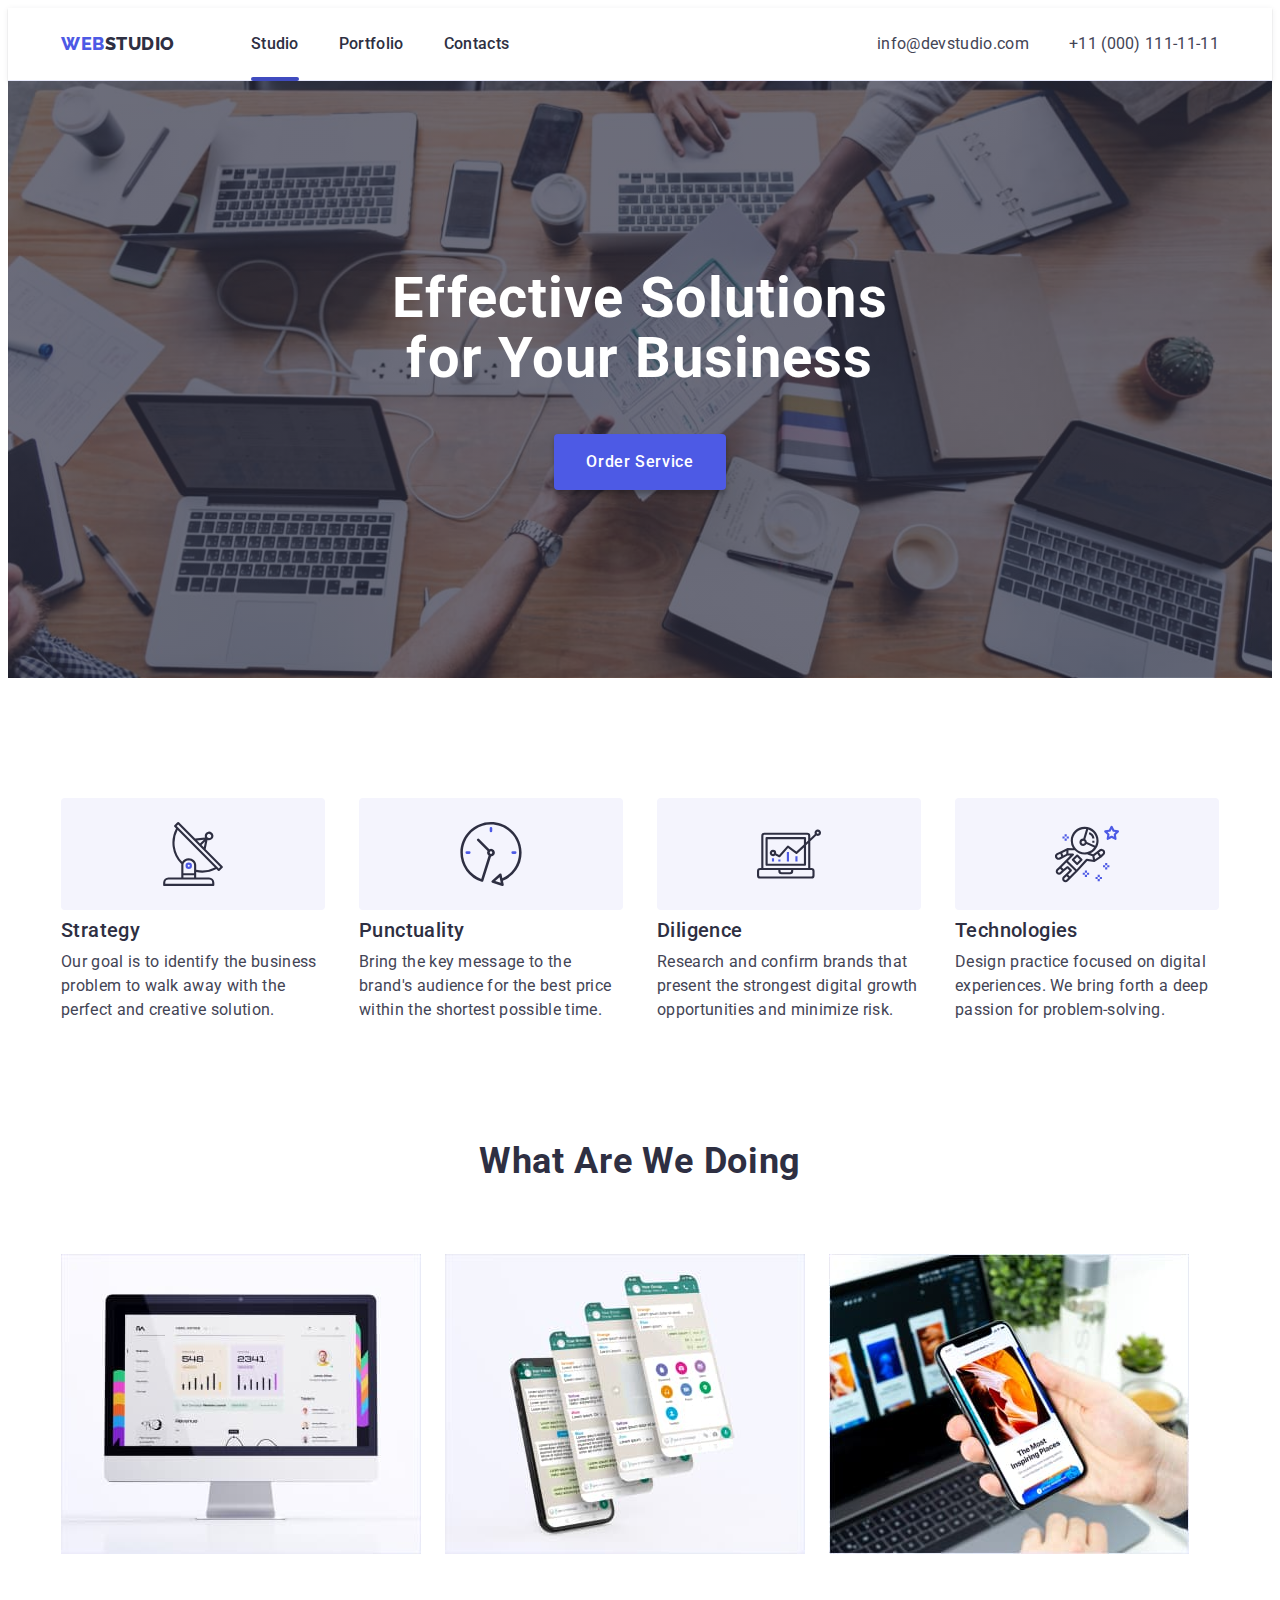
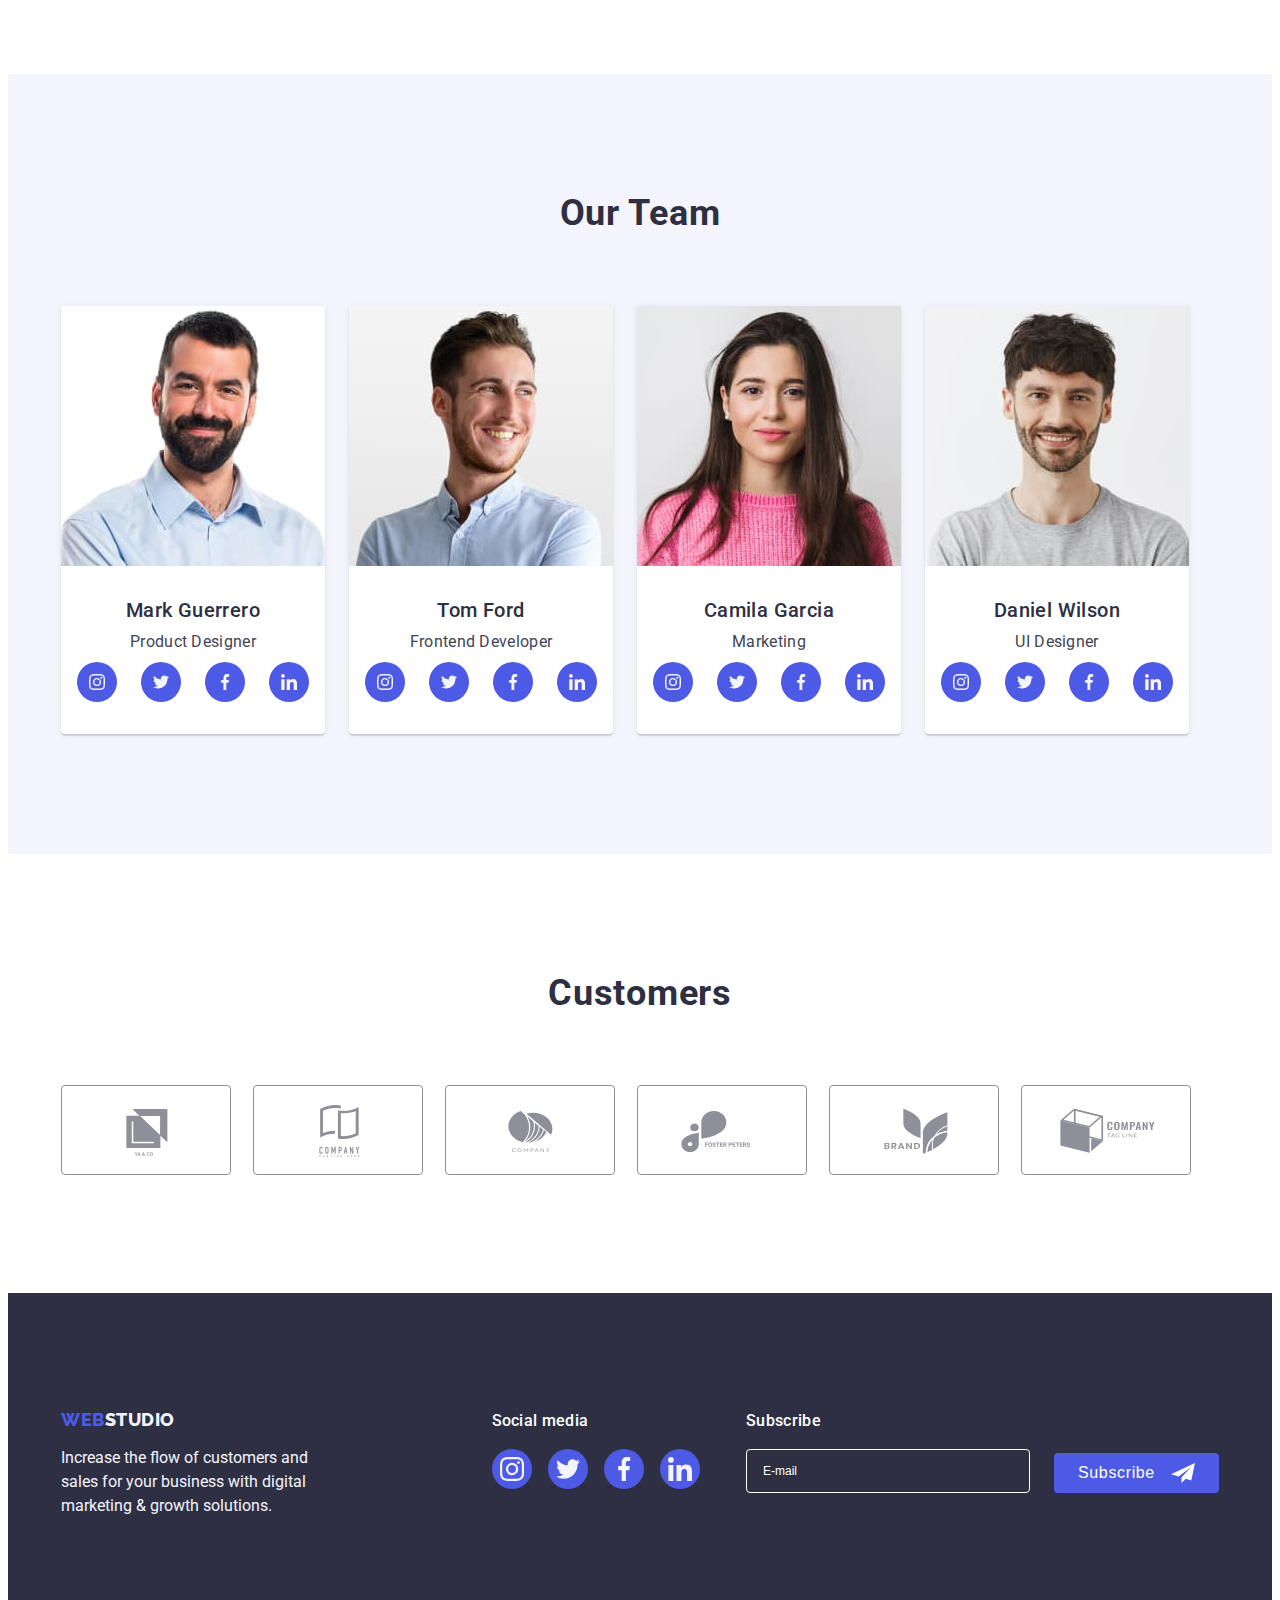
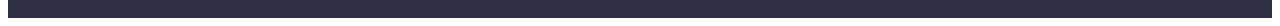
<file: index.html>
<!DOCTYPE html>
<html lang="en">

<head>
    <meta charset="UTF-8">
    <meta http-equiv="X-UA-Compatible" content="IE=edge">
    <meta name="viewport" content="width=device-width, initial-scale=1.0">
    <title>WebStudio</title>
    <link rel="preconnect" href="https://fonts.googleapis.com">
    <link rel="preconnect" href="https://fonts.gstatic.com" crossorigin>
    <link
        href="https://fonts.googleapis.com/css2?family=Raleway:wght@800&family=Roboto:wght@400;500;700;900&display=swap"
        rel="stylesheet">
    <link rel="stylesheet" href="https://cdnjs.cloudflare.com/ajax/libs/modern-normalize/1.1.0/modern-normalize.min.css"
        integrity="sha512-wpPYUAdjBVSE4KJnH1VR1HeZfpl1ub8YT/NKx4PuQ5NmX2tKuGu6U/JRp5y+Y8XG2tV+wKQpNHVUX03MfMFn9Q=="
        crossorigin="anonymous" referrerpolicy="no-referrer" />
    <link rel="stylesheet" href="./css/style.css">
</head>

<body>
    <header class="header">
        <div class="container main-nav">
            <nav class="nav">
                <a class="link link-logo" href="./index.html">Web<span class="link-span">Studio</span></a>
                <ul class="list list-nav">
                    <li class="nav-list-item "><a class="link link-nav current" href="./index.html">Studio</a></li>
                    <li class="nav-list-item"><a class="link link-nav" href="./portfolio.html">Portfolio</a></li>
                    <li class="nav-list-item"><a class="link link-nav" href="">Contacts</a></li>
                </ul>
            </nav>
            <address class="contacts">
                <ul class="list contacts-list">
                    <li class="contacts-list-item"><a class="link contacts-link"
                            href="mailto:info@devstudio.com">info@devstudio.com</a></li>
                    <li class="contacts-list-item"><a class="link contacts-link" href="tel:+110001111111">+11 (000)
                            111-11-11</a></li>
                </ul>
            </address>
        </div>
    </header>
    <main>
        <!-- first section -->
        <section class="hero">
            <div class="container">
                <h1 class="hero-title">Effective Solutions for Your Business</h1>
                <button class="hero-btn" type="button" data-modal-open>
                    Order Service
                </button>
            </div>
        </section>

        <!-- second section -->
        <section class="features">
            <div class="container">
                <h2 class="visually-hidden">Our features</h2>
                <ul class="list features-list">
                    <li class="features-list-item">
                        <div class="icon-container">
                            <svg class="icon" width="64" height="64">
                                <use href="./images/icons.svg#icon-antenna-1"></use>
                            </svg>
                        </div>
                        <h3 class="features-list-title"> Strategy</h3>
                        <p class="features-list-desc">Our goal is to identify the business
                            problem to walk away with the perfect and creative solution.</p>
                    </li>
                    <li class="features-list-item">
                        <div class="icon-container">
                            <svg class="icon" width="64" height="64">
                                <use href="./images/icons.svg#icon-clock-1"></use>
                            </svg>
                        </div>
                        <h3 class="features-list-title">Punctuality</h3>
                        <p class="features-list-desc">Bring the key message to the brand's audience for the best price
                            within the shortest possible
                            time.</p>
                    </li>
                    <li class="features-list-item">
                        <div class="icon-container">
                            <svg class="icon" width="64" height="64">
                                <use href="./images/icons.svg#icon-diagram-1"></use>
                            </svg>
                        </div>
                        <h3 class="features-list-title">Diligence</h3>
                        <p class="features-list-desc">Research and confirm brands that present the strongest digital
                            growth
                            opportunities and minimize
                            risk.</p>
                    </li>
                    <li class="features-list-item">
                        <div class="icon-container">
                            <svg class="icon" width="64" height="64">
                                <use href="./images/icons.svg#icon-astronaut-1"></use>
                            </svg>
                        </div>
                        <h3 class="features-list-title">Technologies</h3>
                        <p class="features-list-desc">Design practice focused on digital experiences. We bring forth a
                            deep
                            passion for
                            problem-solving.</p>
                    </li>
                </ul>
            </div>
        </section>

        <!-- 3-th section -->
        <section class="doing">
            <div class="container">
                <h2 class="doing-title">What are we doing</h2>
                <ul class="list doing-list">
                    <li class="doing-list-item">
                        <img class="img doing-img" src="./images/doing/desktop.jpg" alt="Desktop version" width="360">
                    </li>
                    <li class="doing-list-item">
                        <img class="img doing-img" src="./images/doing/mobile.jpg" alt="Mobile version" width="360">
                    </li>
                    <li class="doing-list-item">
                        <img class="img doing-img" src="./images/doing/img.jpg" alt="Using method" width="360">
                    </li>
                </ul>
            </div>
        </section>

        <!-- 4-th section -->
        <section class="team">
            <div class="container">
                <h2 class="team-title">Our Team</h2>
                <ul class="list team-list">
                    <li class="team-list-item">
                        <img class="img team-img" src="./images/team/mark.jpg" width="264" alt="Mark Guerrero">
                        <div class="team-card-text">
                            <h3 class="team-subtitle">Mark Guerrero</h3>
                            <p class="team-desc">Product Designer</p>
                            <ul class=" list team-icon-list">
                                <li class="social-icon-item">
                                    <a class="social-icon-link" href="" target="_blank" rel="noopener noreferrer"
                                        aria-label="icon-instagram">
                                        <svg class="social-icon" width="16" height="16">
                                            <use href="./images/icons.svg#icon-instagram-2"></use>
                                        </svg>
                                    </a>
                                </li>
                                <li class="social-icon-item">
                                    <a class="social-icon-link" href="" target="_blank" rel="noopener noreferrer"
                                        aria-label="icon-instagram">
                                        <svg class="social-icon" width="16" height="16">
                                            <use href="./images/icons.svg#icon-twitter-1"></use>
                                        </svg>
                                    </a>
                                </li>
                                <li class="social-icon-item">
                                    <a class="social-icon-link" href="" target="_blank" rel="noopener noreferrer"
                                        aria-label="icon-instagram">
                                        <svg class="social-icon" width="16" height="16">
                                            <use href="./images/icons.svg#icon-facebook-1"></use>
                                        </svg>
                                    </a>
                                </li>
                                <li class="social-icon-item">
                                    <a class="social-icon-link" href="" target="_blank" rel="noopener noreferrer"
                                        aria-label="icon-instagram">
                                        <svg class="social-icon" width="16" height="16">
                                            <use href="./images/icons.svg#icon-linkedin-1"></use>
                                        </svg>
                                    </a>
                                </li>
                            </ul>
                        </div>
                    </li>
                    <li class="team-list-item">
                        <img class="img team-img" src="./images/team/tom.jpg" width="264" alt="Tom Ford">
                        <div class="team-card-text">
                            <h3 class="team-subtitle">Tom Ford</h3>
                            <p class="team-desc">Frontend Developer</p>
                            <ul class=" list team-icon-list">
                                <li class="social-icon-item">
                                    <a class="social-icon-link" href="" target="_blank" rel="noopener noreferrer"
                                        aria-label="icon-instagram"><svg class="social-icon" width="16" height="16">
                                            <use href="./images/icons.svg#icon-instagram-2"></use>
                                        </svg></a>
                                </li>
                                <li class="social-icon-item">
                                    <a class="social-icon-link" href="" target="_blank" rel="noopener noreferrer"
                                        aria-label="icon-twitter"><svg class="social-icon" width="16" height="16">
                                            <use href="./images/icons.svg#icon-twitter-1"></use>
                                        </svg></a>
                                </li>
                                <li class="social-icon-item">
                                    <a class="social-icon-link" href="" target="_blank" rel="noopener noreferrer"
                                        aria-label="icon-facebook"><svg class="social-icon" width="16" height="16">
                                            <use href="./images/icons.svg#icon-facebook-1"></use>
                                        </svg></a>
                                </li>
                                <li class="social-icon-item">
                                    <a class="social-icon-link" href="" target="_blank" rel="noopener noreferrer"
                                        aria-label="icon-linkedin"><svg class="social-icon" width="16" height="16">
                                            <use href="./images/icons.svg#icon-linkedin-1"></use>
                                        </svg></a>
                                </li>
                            </ul>
                        </div>
                    </li>
                    <li class="team-list-item">
                        <img class="img team-img" src="./images/team/camila.jpg" width="264" alt="Camila Garcia">
                        <div class="team-card-text">
                            <h3 class="team-subtitle">Camila Garcia</h3>
                            <p class="team-desc">Marketing</p>
                            <ul class=" list team-icon-list">
                                <li class="social-icon-item">
                                    <a class="social-icon-link" href="" target="_blank" rel="noopener noreferrer"
                                        aria-label="icon-instagram"><svg class="social-icon" width="16" height="16">
                                            <use href="./images/icons.svg#icon-instagram-2"></use>
                                        </svg></a>
                                </li>
                                <li class="social-icon-item">
                                    <a class="social-icon-link" href="" target="_blank" rel="noopener noreferrer"
                                        aria-label="icon-twitter"><svg class="social-icon" width="16" height="16">
                                            <use href="./images/icons.svg#icon-twitter-1"></use>
                                        </svg></a>
                                </li>
                                <li class="social-icon-item">
                                    <a class="social-icon-link" href="" target="_blank" rel="noopener noreferrer"
                                        aria-label="icon-facebook"><svg class="social-icon" width="16" height="16">
                                            <use href="./images/icons.svg#icon-facebook-1"></use>
                                        </svg></a>
                                </li>
                                <li class="social-icon-item">
                                    <a class="social-icon-link" href="" target="_blank" rel="noopener noreferrer"
                                        aria-label="icon-linkedin"><svg class="social-icon" width="16" height="16">
                                            <use href="./images/icons.svg#icon-linkedin-1"></use>
                                        </svg></a>
                                </li>
                            </ul>
                        </div>
                    </li>
                    <li class="team-list-item">
                        <img class="img team-img" src="./images/team/danile.jpg" width="264" alt="Daniel Wilson">
                        <div class="team-card-text">
                            <h3 class="team-subtitle">Daniel Wilson</h3>
                            <p class="team-desc">UI Designer</p>
                            <ul class=" list team-icon-list">
                                <li class="social-icon-item">
                                    <a class="social-icon-link" href="" target="_blank" rel="noopener noreferrer"
                                        aria-label="icon-instagram"><svg class="social-icon" width="16" height="16">
                                            <use href="./images/icons.svg#icon-instagram-2"></use>
                                        </svg></a>
                                </li>
                                <li class="social-icon-item">
                                    <a class="social-icon-link" href="" target="_blank" rel="noopener noreferrer"
                                        aria-label="icon-twitter"><svg class="social-icon" width="16" height="16">
                                            <use href="./images/icons.svg#icon-twitter-1"></use>
                                        </svg></a>
                                </li>
                                <li class="social-icon-item">
                                    <a class="social-icon-link" href="" target="_blank" rel="noopener noreferrer"
                                        aria-label="icon-facebook"><svg class="social-icon" width="16" height="16">
                                            <use href="./images/icons.svg#icon-facebook-1"></use>
                                        </svg></a>
                                </li>
                                <li class="social-icon-item">
                                    <a class="social-icon-link" href="" target="_blank" rel="noopener noreferrer"
                                        aria-label="icon-linkedin"><svg class="social-icon" width="16" height="16">
                                            <use href="./images/icons.svg#icon-linkedin-1"></use>
                                        </svg></a>
                                </li>
                            </ul>
                        </div>
                    </li>
                </ul>
            </div>
        </section>

        <!-- section 5-th -->
        <section class="customers">
            <div class="container">
                <h2 class="customers-title">Customers</h2>
                <ul class="list customers-list">
                    <li class="customers-list-item">
                        <a class="link customers-link" href="">
                            <svg class="customers-icon" width="104" height="56">
                                <use href="./images/icons.svg#icon-Logo1"></use>
                            </svg> </a>
                    </li>
                    <li class="customers-list-item">
                        <a class="link customers-link" href="">
                            <svg class="customers-icon" width="104" height="56">
                                <use href="./images/icons.svg#icon-Logo2"></use>
                            </svg> </a>
                    </li>
                    <li class="customers-list-item">
                        <a class="link customers-link" href="">
                            <svg class="customers-icon" width="104" height="56">
                                <use href="./images/icons.svg#icon-Logo3"></use>
                            </svg> </a>
                    </li>
                    <li class="customers-list-item">
                        <a class="link customers-link" href="">
                            <svg class="customers-icon" width="104" height="56">
                                <use href="./images/icons.svg#icon-Logo4"></use>
                            </svg> </a>
                    </li>
                    <li class="customers-list-item">
                        <a class="link customers-link" href="">
                            <svg class="customers-icon" width="104" height="56">
                                <use href="./images/icons.svg#icon-Logo5"></use>
                            </svg> </a>
                    </li>
                    <li class="customers-list-item">
                        <a class="link customers-link" href="">
                            <svg class="customers-icon" width="104" height="56">
                                <use href="./images/icons.svg#icon-Logo6"></use>
                            </svg> </a>
                    </li>
                </ul>
            </div>
        </section>


    </main>
    <footer class="footer">
        <div class="container footer-container">
            <div class="footer-link-container">
                <a class="link footer-link" href="./index.html">Web<span class="footer-link-text">Studio</span></a>
                <p class="footer-desc">Increase the flow of customers and sales for your business with digital marketing
                    &
                    growth solutions.</p>
            </div>
            <div class="footer-social-container">
                <p class="social-container-desc">Social media</p>
                <ul class="list footer-icon-list ">
                    <li class="footer-list-item">
                        <a href="" class="link footer-icon-link" target="_blank" rel="noopener noreferrer"
                            aria-label="icon-instagram">
                            <svg class="footer-icon" width="24" height="24">
                                <use href="./images/icons.svg#icon-instagram-2"></use>
                            </svg>

                        </a>
                    </li>
                    <li class="footer-list-item">
                        <a href="" class="link footer-icon-link" target="_blank" rel="noopener noreferrer"
                            aria-label="icon-twitter">
                            <svg class="footer-icon" width="24" height="24">
                                <use href="./images/icons.svg#icon-twitter-1"></use>
                            </svg>

                        </a>
                    </li>
                    <li class="footer-list-item">
                        <a href="" class="link footer-icon-link" target="_blank" rel="noopener noreferrer"
                            aria-label="icon-facebook">
                            <svg class="footer-icon" width="24" height="24">
                                <use href="./images/icons.svg#icon-facebook-1"></use>
                            </svg>

                        </a>
                    </li>
                    <li class="footer-list-item">
                        <a href="" class="link footer-icon-link" target="_blank" rel="noopener noreferrer"
                            aria-label="icon-linkedin">
                            <svg class="footer-icon" width="24" height="24">
                                <use href="./images/icons.svg#icon-linkedin-1"></use>
                            </svg>

                        </a>
                    </li>
                </ul>
            </div>
            <form class="footer-form">
                <div class="wrapper-form-input">
                    <p class="footer-form-desc">Subscribe
                    </p>
                    <input class="input-email" type="e-mail" name="e-mail" class="footer-input" placeholder="E-mail"
                        aria-label="e-mail">
                </div>
                <button type="submit" class="footer-subscribe-btn">Subscribe

                    <svg class="footer-subscribe-icon" width="24" height="24">
                        <use href="./images/icons.svg#icon-telegramm"></use>
                    </svg>
                </button>
            </form>
        </div>
    </footer>
    <!-- backdrop-modal -->

    <div class="backdrop is-hidden" data-modal>
        <div class="modal">
            <button type="button" class="close-btn" data-modal-close>
                <svg class="close-icon" width="8" height="8">
                    <use href="./images/icons.svg#icon-close-black"></use>
                </svg>
            </button>
            <form class="modal-form">
                <p class="modal-title">
                    Leave your contacts and we will call you back
                </p>
                <div class="modal-form-field">
                    <label class="modal-form-label" for="name">Name</label>
                    <div class="modal-wrapper-input">
                        <input class="modal-form-input" type="text" name="name" id="name">
                        <svg class="form-icon" width="18" height="18">
                            <use href="./images/icons.svg#icon-person-black"></use>
                        </svg>
                    </div>
                </div>
                <div class="modal-form-field">
                    <label class="modal-form-label" for="tel">Phone</label>
                    <div class="modal-wrapper-input">
                        <input class="modal-form-input" type="tel" name="tel" id="tel">
                        <svg class="form-icon" width="18" height="18">
                            <use href="./images/icons.svg#icon-person-black"></use>
                        </svg>
                    </div>
                </div>
                <div class="modal-form-field">
                    <label class="modal-form-label" for="e-mail">Email</label>
                    <div class="modal-wrapper-input">
                        <input class="modal-form-input" type="e-mail" name="e-mail" id="e-mail">
                        <svg class="form-icon" width="18" height="18">
                            <use href="./images/icons.svg#icon-person-black"></use>
                        </svg>
                    </div>
                </div>
                <div class="modal-form-textaria">
                    <label class="modal-form-label" for="comment">Comment</label>
                    <textarea class="modal-textarea" name="comment" id="comment" placeholder="Text input"></textarea>
                </div>

                <label class="modal-label-checkbox">
                    <input type="checkbox" class="modal-input-checkbox" name="accept">
                    <svg class="icon-check" width="16" height="16">
                        <use class="checked" href="./images/icons.svg#icon-click"></use>
                        <use class="unchecked" href="./images/icons.svg#icon-ClickDef"></use>
                    </svg>
                    <span>I accept the terms and conditions of the
                        <a href="" target="_blank" no-opener no-referer class="checkbox-link">Privacy Policy</a></span>
                </label>

                <button class="modal-submit-btn" type="submit">Send</button>
            </form>
        </div>
    </div>
    <script src="./js/modal.js"></script>
</body>

</html>
</file>
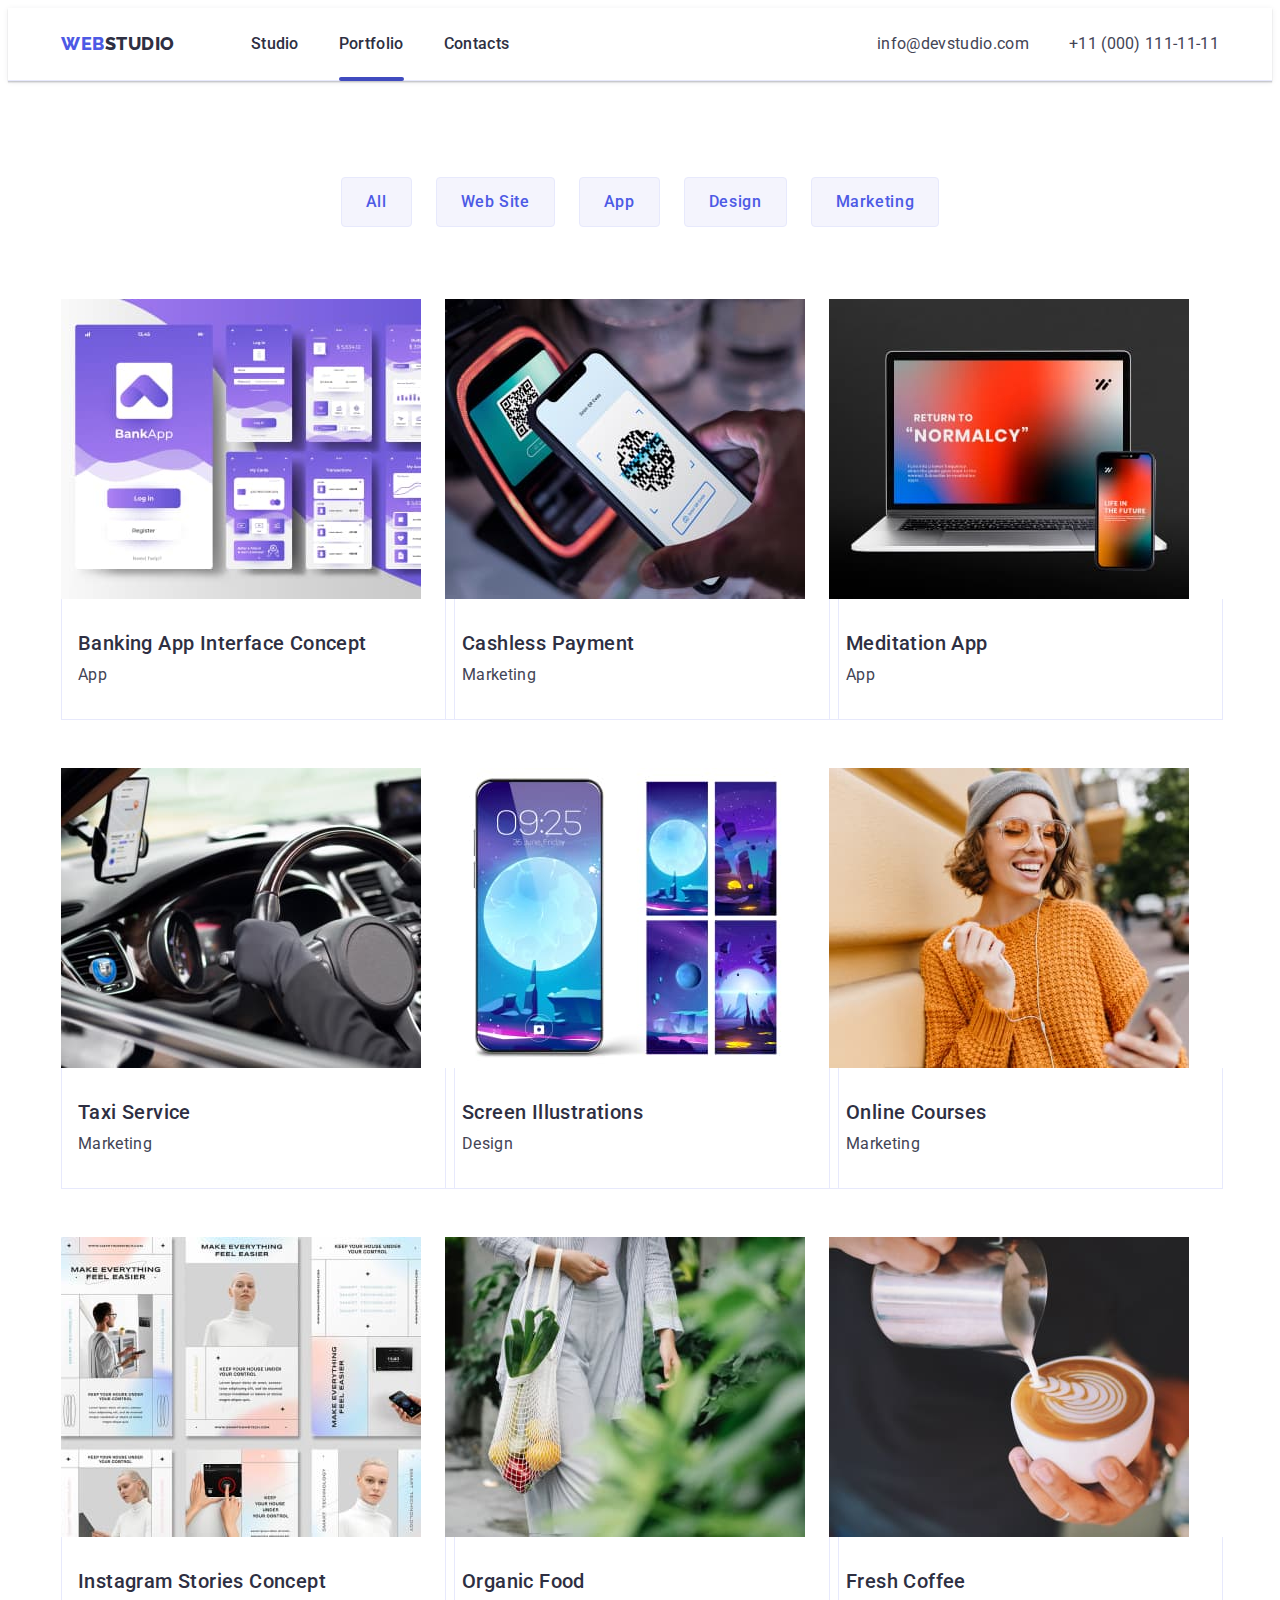
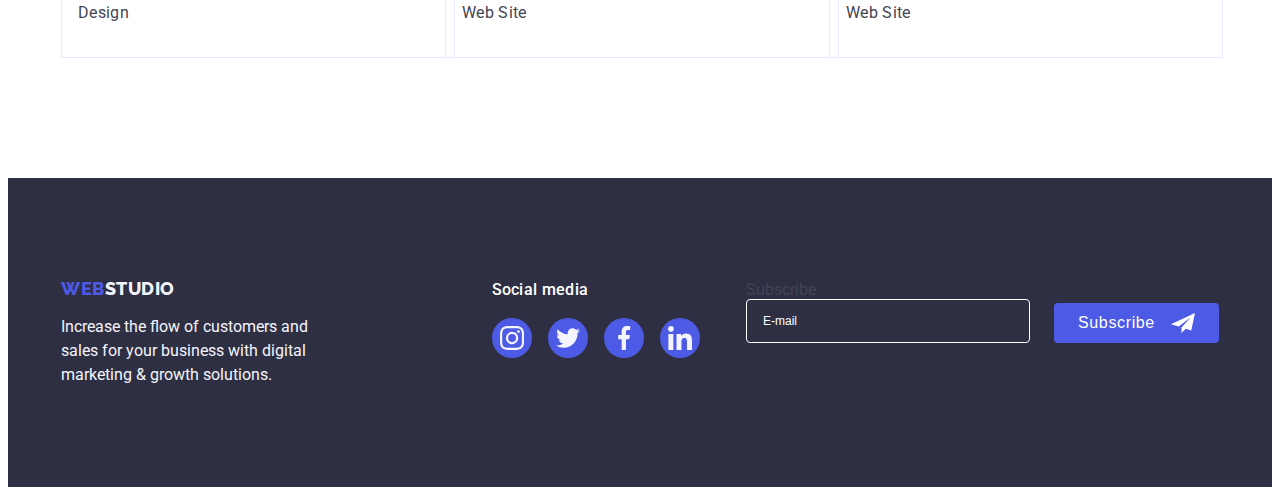
<file: portfolio.html>
<!DOCTYPE html>
<html lang="en">

<head>
    <meta charset="UTF-8">
    <meta http-equiv="X-UA-Compatible" content="IE=edge">
    <meta name="viewport" content="width=device-width, initial-scale=1.0">
    <link rel="preconnect" href="https://fonts.googleapis.com">
    <link rel="preconnect" href="https://fonts.gstatic.com" crossorigin>
    <link
        href="https://fonts.googleapis.com/css2?family=Raleway:wght@800&family=Roboto:wght@400;500;700;900&display=swap"
        rel="stylesheet">
    <link rel="stylesheet" href="https://cdnjs.cloudflare.com/ajax/libs/modern-normalize/1.1.0/modern-normalize.min.css"
        integrity="sha512-wpPYUAdjBVSE4KJnH1VR1HeZfpl1ub8YT/NKx4PuQ5NmX2tKuGu6U/JRp5y+Y8XG2tV+wKQpNHVUX03MfMFn9Q=="
        crossorigin="anonymous" referrerpolicy="no-referrer" />
    <link rel="stylesheet" href="./css/style.css">
    <title>Portfolio</title>
</head>

<body>
    <header class="header">
        <div class="container main-nav">
            <nav class="nav">
                <a class="link link-logo" href="./index.html">Web<span class="link-span">Studio</span></a>
                <ul class="list list-nav">
                    <li class="nav-list-item"><a class="link link-nav" href="./index.html">Studio</a></li>
                    <li class="nav-list-item"><a class="link link-nav current" href="./portfolio.html">Portfolio</a>
                    </li>
                    <li class="nav-list-item"><a class="link link-nav" href="">Contacts</a></li>
                </ul>
            </nav>
            <address class="contacts">
                <ul class="list contacts-list">
                    <li class="contacts-list-item"><a class="link contacts-link"
                            href="mailto:info@devstudio.com">info@devstudio.com</a></li>
                    <li class="contacts-list-item"><a class="link contacts-link" href="tel:+110001111111">+11 (000)
                            111-11-11</a></li>
                </ul>
            </address>
        </div>
    </header>
    <main>
        <section class="portofolio">
            <div class="container">
                <h1 class="visually-hidden">Portfolio</h1>
                <ul class="list list-filter">
                    <li class="list-filter-item"> <button class="filter-btn" type="button">All</button></li>
                    <li class="list-filter-item"> <button class="filter-btn" type="button">Web Site</button></li>
                    <li class="list-filter-item"> <button class="filter-btn" type="button">App</button></li>
                    <li class="list-filter-item"> <button class="filter-btn" type="button">Design</button></li>
                    <li class="list-filter-item"> <button class="filter-btn" type="button">Marketing</button></li>
                </ul>

                <ul class="list cards">
                    <li class="card">
                        <a href="" class="link card-link">
                            <div class="wrapper-overlay">
                                <img class="img card-img" src="./images/possibility/bankapp.jpg"
                                    alt="Banking App Interface Concept" width="360">
                                <!-- <div class="overlay"> -->
                                <p class="overlay-desc">14 Stylish and User-Friendly App Design Concepts · Task
                                    Manager App · Calorie Tracker App · Exotic Fruit Ecommerce App ·
                                    Cloud Storage App</p>
                                <!-- </div> -->
                            </div>
                            <div class="card-text">
                                <h2 class="card-title">Banking App Interface Concept</h2>
                                <p class="card-desc">App</p>
                            </div>
                        </a>
                    </li>
                    <li class="card">
                        <a href="" class="link card-link">
                            <div class="wrapper-overlay">
                                <img class="img card-img" src="./images/possibility/cashlesspay.jpg"
                                    alt="Cashless Payment" width="360">
                                <!-- <div class="overlay"> -->
                                <p class="overlay-desc">14 Stylish and User-Friendly App Design Concepts · Task
                                    Manager App · Calorie Tracker App · Exotic Fruit Ecommerce App ·
                                    Cloud Storage App</p>
                                <!-- </div> -->
                            </div>
                            <div class="card-text">
                                <h2 class="card-title">Cashless Payment</h2>
                                <p class="card-desc">Marketing</p>
                            </div>
                        </a>
                    </li>
                    <li class="card">
                        <a href="" class="link card-link">
                            <div class="wrapper-overlay">
                                <img class="img card-img" src="./images/possibility/meditationapp.jpg"
                                    alt="Meditation App" width="360">
                                <p class="overlay-desc">14 Stylish and User-Friendly App Design Concepts · Task
                                    Manager App · Calorie Tracker App · Exotic Fruit Ecommerce App ·
                                    Cloud Storage App</p>
                            </div>
                            <!-- </div> -->
                            <div class="card-text">
                                <h2 class="card-title">Meditation App</h2>
                                <p class="card-desc">App</p>
                            </div>
                        </a>
                    </li>
                    <li class="card">
                        <a href="" class="link card-link">
                            <div class="wrapper-overlay">
                                <img class="img card-img" src="./images/possibility/taxiservice.jpg" alt="Taxi Service"
                                    width="360">
                                <p class="overlay-desc">14 Stylish and User-Friendly App Design Concepts · Task
                                    Manager App · Calorie Tracker App · Exotic Fruit Ecommerce App ·
                                    Cloud Storage App</p>
                            </div>
                            <div class="card-text">
                                <h2 class="card-title">Taxi Service</h2>
                                <p class="card-desc">Marketing</p>
                            </div>
                        </a>
                    </li>
                    <li class="card">
                        <a href="" class="link card-link">
                            <div class="wrapper-overlay">
                                <img class="img card-img" src="./images/possibility/screenill.jpg"
                                    alt="Screen Illustrations" width="360">
                                <p class="overlay-desc">14 Stylish and User-Friendly App Design Concepts · Task
                                    Manager App · Calorie Tracker App · Exotic Fruit Ecommerce App ·
                                    Cloud Storage App</p>
                            </div>
                            <div class="card-text">
                                <h2 class="card-title">Screen Illustrations</h2>
                                <p class="card-desc">Design</p>
                            </div>
                        </a>
                    </li>
                    <li class="card">
                        <a href="" class="link card-link">
                            <div class="wrapper-overlay">
                                <img class="img card-img" src="./images/possibility/onlinecourses.jpg"
                                    alt="Online Courses" width="360">
                                <p class="overlay-desc">14 Stylish and User-Friendly App Design Concepts · Task
                                    Manager App · Calorie Tracker App · Exotic Fruit Ecommerce App ·
                                    Cloud Storage App</p>
                            </div>
                            <div class="card-text">
                                <h2 class="card-title">Online Courses</h2>
                                <p class="card-desc">Marketing</p>
                            </div>
                        </a>
                    </li>
                    <li class="card">
                        <a href="" class="link card-link">
                            <div class="wrapper-overlay">
                                <img class="img card-img" src="./images/possibility/instastories.jpg"
                                    alt="Instagram Stories Concept" width="360">
                                <p class="overlay-desc">14 Stylish and User-Friendly App Design Concepts · Task
                                    Manager App · Calorie Tracker App · Exotic Fruit Ecommerce App ·
                                    Cloud Storage App</p>
                            </div>
                            <div class="card-text">
                                <h2 class="card-title">Instagram Stories Concept</h2>
                                <p class="card-desc">Design</p>
                            </div>
                        </a>
                    </li>
                    <li class="card">
                        <a href="" class="link card-link">
                            <div class="wrapper-overlay">
                                <img class="img card-img" src="./images/possibility/organicfood.jpg" alt="Organic Food"
                                    width="360">
                                <p class="overlay-desc">14 Stylish and User-Friendly App Design Concepts · Task
                                    Manager App · Calorie Tracker App · Exotic Fruit Ecommerce App ·
                                    Cloud Storage App</p>
                            </div>
                            <div class="card-text">
                                <h2 class="card-title">Organic Food</h2>
                                <p class="card-desc">Web Site</p>
                            </div>

                        </a>
                    </li>
                    <li class="card">
                        <a href="" class="link card-link">
                            <div class="wrapper-overlay">
                                <img class="img card-img" src="./images/possibility/freshcoffee.jpg" alt="Fresh Coffee"
                                    width="360">
                                <p class="overlay-desc">14 Stylish and User-Friendly App Design Concepts · Task
                                    Manager App · Calorie Tracker App · Exotic Fruit Ecommerce App ·
                                    Cloud Storage App
                                </p>
                            </div>
                            <div class="card-text">
                                <h2 class="card-title">Fresh Coffee</h2>
                                <p class="card-desc">Web Site</p>
                            </div>

                        </a>
                    </li>
                </ul>
            </div>

        </section>
    </main>
    <footer class="footer">
        <div class="container footer-container">
            <div class="footer-link-container">
                <a class="link footer-link" href="./index.html">Web<span class="footer-link-text">Studio</span></a>
                <p class="footer-desc">Increase the flow of customers and sales for your business with digital marketing
                    &
                    growth solutions.</p>
            </div>
            <div class="footer-social-container">
                <p class="social-container-desc">Social media</p>
                <ul class="list footer-icon-list ">
                    <li class="footer-list-item">
                        <a href="" class="link footer-icon-link" target="_blank" rel="noopener noreferrer"
                            aria-label="icon-instagram">
                            <svg class="footer-icon" width="24" height="24">
                                <use href="./images/icons.svg#icon-instagram-2"></use>
                            </svg>

                        </a>
                    </li>
                    <li class="footer-list-item">
                        <a href="" class="link footer-icon-link" target="_blank" rel="noopener noreferrer"
                            aria-label="icon-twitter">
                            <svg class="footer-icon" width="24" height="24">
                                <use href="./images/icons.svg#icon-twitter-1"></use>
                            </svg>

                        </a>
                    </li>
                    <li class="footer-list-item">
                        <a href="" class="link footer-icon-link" target="_blank" rel="noopener noreferrer"
                            aria-label="icon-facebook">
                            <svg class="footer-icon" width="24" height="24">
                                <use href="./images/icons.svg#icon-facebook-1"></use>
                            </svg>

                        </a>
                    </li>
                    <li class="footer-list-item">
                        <a href="" class="link footer-icon-link" target="_blank" rel="noopener noreferrer"
                            aria-label="icon-linkedin">
                            <svg class="footer-icon" width="24" height="24">
                                <use href="./images/icons.svg#icon-linkedin-1"></use>
                            </svg>

                        </a>
                    </li>
                </ul>
            </div>
            <form class="footer-form">
                <div class="wrapper-form-input">
                    <label for="e-mail" class="footer-label">Subscribe
                    </label>
                    <input class="input-email" type="e-mail" name="e-mail" class="footer-input" id="e-mail"
                        placeholder="E-mail">
                </div>
                <button type="submit" class="footer-subscribe-btn">Subscribe

                    <svg class="footer-subscribe-icon" width="24" height="24">
                        <use href="./images/icons.svg#icon-telegramm"></use>
                    </svg>
                </button>
            </form>
        </div>
    </footer>
</body>

</html>
</file>
<file: css/style.css>
body {
  font-family: "Roboto", sans-serif;
  font-style: normal;
  color: var(--primary-text-color);
  background-color: var(--primary-bg-color);
}

:root {
  --primary-text-color: #434455;
  --primary-bg-color: #ffffff;
  --secondary-text-color: #434455;
  --secondary-bg-color: #2e2f42;
  --hero-bg-color: rgba(46, 47, 66, 0.7);
  --title-text-color: #ffffff;
  --subtitle-text-color: #2e2f42;
  --section-bg-color: #f4f4fd;
  --footer-text-color: #f4f4fd;
  --link-text-color: #4d5ae5;
  --btn-bg-color: #4d5ae5;
  --btn-text-color: #ffffff;
  --link-span-color: #2e2f42;
  --active-hover-color: #404bbf;
  --header-bottom-border-color: #E7E9FC;
  --btn-filter-color: #E7E9FC;
  --card-border-color: #E7E9FC;
  --customers-border-color: #8E8F99;
  --footer-icon-hover: #31D0AA;
  --modal-bg-color: #FCFCFC;
  --modal-placeholder-color: rgba(46, 47, 66, 0.4);
  --modal-input-color: rgba(46, 47, 66, 0.4);
}

.link {
  text-decoration: none;
}

.list {
  list-style: none;
  padding-left: 0;
  margin-top: 0;
  margin-bottom: 0;
}

.container {
  width: 1158px;
  margin: 0 auto;

  padding-right: 15px;
  padding-left: 15px;
}

.img {
  display: block;
  width: 100%;
  height: auto;
}

/* header style start -----------------------------*/

.header {
  border-bottom: 1px solid var(--header-bottom-border-color);
  box-shadow: 0px 2px 1px rgba(46, 47, 66, 0.08), 0px 1px 1px rgba(46, 47, 66, 0.16), 0px 1px 6px rgba(46, 47, 66, 0.08);
}

.link-logo {
  display: block;
  font-family: "Raleway", sans-serif;
  font-size: 18px;
  font-weight: 800;
  line-height: 1.17;
  letter-spacing: 0.03em;
  text-transform: uppercase;

  color: var(--link-text-color);

  padding-top: 24px;
  padding-bottom: 24px;
  margin-right: 76px;
}

.link-span {
  font-family: "Raleway", sans-serif;
  color: var(--link-span-color);
  letter-spacing: 0.03em;
  text-transform: uppercase;
}

.main-nav {
  display: flex;
  align-items: center;
  justify-content: space-between;
}

.nav {
  display: flex;
  align-items: center;
}

.link-nav {
  position: relative;
  display: block;
  padding-top: 24px;
  padding-bottom: 24px;
  color: var(--subtitle-text-color);
  font-size: 16px;
  font-weight: 500;
  line-height: 1.5;
  letter-spacing: 0.02em;
  transition: color 250ms cubic-bezier(0.4, 0, 0.2, 1);
}

.nav-list-item:last-child {
  margin-right: 0;
}

.nav-list-item {
  margin-right: 40px;
}

.list-nav {
  display: flex;
}

.link-nav:hover,
.link-nav:focus {
  color: var(--active-hover-color);
}

.contacts-list {
  display: flex;
}

.contacts {
  font-style: normal;
}

.contacts-list-item {
  margin-right: 40px;
}

.contacts-list-item:last-child {
  margin-right: 0;
}

.contacts-link {
  display: block;

  font-size: 16px;
  letter-spacing: 0.02em;
  font-weight: 400;
  line-height: 1.5;

  padding-top: 24px;
  padding-bottom: 24px;

  color: var(--secondary-text-color);

  transition: color 250ms cubic-bezier(0.4, 0, 0.2, 1);
}

.contacts-link:hover,
.contacts-link:focus {
  color: var(--active-hover-color);
}

.nav-list-item {
  position: relative;
}

.link-nav::after {
  content: "";
  position: absolute;
  bottom: -1px;
  left: 0;

  display: block;
  width: 100%;
  height: 4px;

  background-color: var(--active-hover-color);
  border-radius: 2px;
  opacity: 0;
}

.current::after {
  opacity: 1;
}

/* header style end  */


/* hero style start ----------------------------*/

.hero {
  max-width: 1440px;
  text-align: center;

  margin: 0 auto;
  padding-top: 188px;
  padding-bottom: 188px;

  background-color: var(--secondary-bg-color);
  background-image: linear-gradient(var(--hero-bg-color), var(--hero-bg-color)), url(../images/hero/people-office.jpg);
  background-repeat: no-repeat;
  background-size: cover;
  background-position: center;
}

.hero-title {
  color: var(--title-text-color);
  max-width: 496px;

  font-weight: 700;
  font-size: 56px;
  line-height: 1.07;
  letter-spacing: 0.02em;

  margin-top: 0;
  margin-bottom: 45px;
  margin-right: auto;
  margin-left: auto;
}

.hero-btn {
  display: block;
  min-width: 169px;
  height: 56px;
  cursor: pointer;

  font-family: "Roboto", sans-serif;
  font-size: 16px;
  font-weight: 500;
  line-height: 1.5;
  letter-spacing: 0.04em;

  margin: 0 auto;
  padding: 16px 32px;

  color: var(--btn-text-color);
  background-color: var(--btn-bg-color);

  border: none;
  border-radius: 4px;
  box-shadow: 0px 4px 4px rgba(0, 0, 0, 0.25);
  transition: background-color 250ms cubic-bezier(0.4, 0, 0.2, 1);
}

.hero-btn:hover,
.hero-btn:focus {
  background-color: var(--active-hover-color);
}

/* hero style end */


/* feauter style start ------------------------*/

.visually-hidden {
  position: absolute;
  width: 1px;
  height: 1px;
  margin: -1px;
  border: 0;
  padding: 0;
  white-space: nowrap;
  clip-path: inset(100%);
  clip: rect(0 0 0 0);
  overflow: hidden;
}

.features {
  padding-top: 120px;
  padding-bottom: 120px;
}

.features-list {
  display: flex;
  align-items: center;
  justify-content: space-between;
}

.features-list-item:last-child {
  margin-right: 0;
}

.features-list-item {
  margin-right: 24px;
}

.features-list-title {
  color: var(--subtitle-text-color);

  font-style: normal;
  font-weight: 500;
  font-size: 20px;
  line-height: 1.2;
  letter-spacing: 0.02em;

  margin-top: 0;
  margin-bottom: 8px;
}

.features-list-desc {
  color: var(--secondary-text-color);
  max-width: 264px;

  font-size: 16px;
  font-weight: 400;
  line-height: 1.5;
  letter-spacing: 0.02em;

  margin-top: 0;
  margin-bottom: 0;
}

.icon-container {
  display: flex;
  justify-content: center;
  align-items: center;
  width: 264px;
  height: 112px;
  margin-bottom: 8px;
  background-color: var(--section-bg-color);
  border-radius: 4px;
}

.icon {}

/* features style end */

/* doing style start -----------------------*/

.doing {
  padding-bottom: 120px;
}

.doing-list {
  display: flex;
}

.doing-list-item {
  margin-right: 24px;
}

.doing-list-item:last-child {
  margin-right: 0;
}

.doing-title {
  color: var(--subtitle-text-color);
  font-weight: 700;
  font-size: 36px;
  line-height: 1.11;
  text-align: center;
  letter-spacing: 0.02em;
  text-transform: capitalize;

  margin-top: 0;
  margin-bottom: 72px;
}

/* doing style end */


/* team style start -----------------------------*/

.team {
  padding-top: 120px;
  padding-bottom: 120px;
  background-color: var(--section-bg-color);
}

.team-list {
  display: flex;
}

.team-list-item {
  margin-right: 24px;

  background-color: var(--primary-bg-color);
  border-radius: 0px 0px 4px 4px;
  box-shadow: 0px 1px 6px rgba(46, 47, 66, 0.08), 0px 1px 1px rgba(46, 47, 66, 0.16), 0px 2px 1px rgba(46, 47, 66, 0.08);
}

.team-list-item:last-child {
  margin-right: 0;
}

.team-card-text {
  padding: 32px 0 32px;
  border-radius: 0px 0px 4px 4px;
}

.team-title {
  color: var(--subtitle-text-color);
  font-weight: 700;
  font-size: 36px;
  line-height: 1.11;
  letter-spacing: 0.02em;
  text-align: center;
  text-transform: capitalize;

  margin-top: 0;
  margin-bottom: 72px;
}

.team-subtitle {
  color: var(--subtitle-text-color);
  font-weight: 500;
  font-size: 20px;
  line-height: 1.2;
  letter-spacing: 0.02em;
  text-align: center;

  margin-top: 0;
  margin-bottom: 8px;
}

.team-desc {
  color: var(--secondary-text-color);

  font-size: 16px;
  font-weight: 400;
  line-height: 1.5;
  letter-spacing: 0.02em;
  text-align: center;

  margin-top: 0;
  margin-bottom: 8px;
}

.team-icon-list {
  display: flex;
  flex-wrap: nowrap;
  justify-content: center;
  gap: 24px;
  padding-left: 0;
}

.social-icon-item {
  width: 40px;
  height: 40px;
}

.social-icon-link {
  display: flex;
  justify-content: center;
  align-items: center;
  width: 100%;
  height: 100%;

  background-color: var(--link-text-color);
  color: var(--title-text-color);
  border-radius: 50% 50%;
  transition: background-color 250ms cubic-bezier(0.4, 0, 0.2, 1);
}

.social-icon-link:hover,
.social-icon-link:focus {
  background-color: var(--active-hover-color);
}

.social-icon {
  fill: var(--footer-text-color);
}

/* team style end */

/* customers style start -------------------------*/

.customers {
  padding-top: 120px;
  padding-bottom: 120px;
}

.customers-title {
  color: var(--subtitle-text-color);
  font-weight: 700;
  font-size: 36px;
  line-height: 1.1;
  letter-spacing: 0.02em;

  margin-bottom: 72px;
  margin-top: 0;

  text-align: center;
  text-transform: capitalize;
}

.customers-list {
  display: flex;
  flex-wrap: nowrap;
  gap: 24px;
}

.customers-list-item {
  width: 168px;
  height: 88px;
}

.customers-link {
  display: flex;
  justify-content: center;
  align-items: center;
  width: 100%;
  height: 100%;
  color: var(--customers-border-color);
  border: 1px solid var(--customers-border-color);
  border-radius: 4px;

  transition: border-color 250ms cubic-bezier(0.4, 0, 0.2, 1),
    color 250ms cubic-bezier(0.4, 0, 0.2, 1);
}

.customers-link:hover,
.customers-link:focus {
  border-color: var(--active-hover-color);
  color: var(--active-hover-color);
}

.customers-icon {
  fill: currentColor;
}

/* team style end */


/* portfolio page style start*/

/* filter buttons style start ---------------------- */

.portofolio {
  padding-top: 96px;
  padding-bottom: 120px;
}

.list-filter {
  display: flex;
  justify-content: center;
  margin-bottom: 72px;
}

.list-filter-item:not(:last-child) {
  margin-right: 24px;
}

.filter-btn {
  display: inline-block;

  font-family: "Roboto", sans-serif;
  font-size: 16px;
  font-weight: 500;
  line-height: 1.5;
  letter-spacing: 0.04em;
  cursor: pointer;

  padding: 12px 24px;
  border: 1px solid var(--btn-filter-color);
  border-radius: 4px;

  color: var(--link-text-color);
  background-color: var(--section-bg-color);

  transition: color 250ms cubic-bezier(0.4, 0, 0.2, 1), background-color 250ms cubic-bezier(0.4, 0, 0.2, 1), border-color 250ms cubic-bezier(0.4, 0, 0.2, 1), box-shadow 250ms cubic-bezier(0.4, 0, 0.2, 1);
}

.filter-btn:hover,
.filter-btn:focus {
  color: var(--title-text-color);
  background-color: var(--active-hover-color);
  border: 1px solid transparent;
  box-shadow: 0px 3px 1px rgba(0, 0, 0, 0.1), 0px 2px 1px rgba(0, 0, 0, 0.08), 0px 2px 2px rgba(0, 0, 0, 0.12);
}

/* possibility style start-------------------- */

.cards {
  display: flex;
  flex-wrap: wrap;
  /* align-content: space-between; */
}

.card {
  width: 360px;
  margin-right: 24px;
  margin-bottom: 48px;
}

.card-link {
  display: block;
  transition: box-shadow 250ms cubic-bezier(0.4, 0, 0.2, 1);
}

.card-link:hover,
.card-link:focus {
  box-shadow: 0px 1px 6px rgba(46, 47, 66, 0.08), 0px 1px 1px rgba(46, 47, 66, 0.16), 0px 2px 1px rgba(46, 47, 66, 0.08);
}

.card:nth-child(3n) {
  margin-right: 0;
}

.card:nth-last-child(-n+3) {
  margin-bottom: 0;
}

.card-text {
  padding-top: 32px;
  padding-bottom: 32px;
  padding-left: 16px;
  padding-right: 16px;
  min-width: 360px;

  border: 1px solid var(--card-border-color);
  border-top: none;
}

.card-title {
  color: var(--subtitle-text-color);
  font-weight: 500;
  font-size: 20px;
  line-height: 1.2;
  letter-spacing: 0.02em;

  margin-top: 0;
  margin-bottom: 8px;
}

.card-desc {
  color: var(--secondary-text-color);
  line-height: 1.5;
  font-size: 16px;
  font-weight: 400;
  letter-spacing: 0.02em;

  margin-top: 0;
  margin-bottom: 0;
}

.wrapper-overlay {
  position: relative;
  overflow: hidden;
}

.card-link:hover .overlay-desc,
.card-link:focus .overlay-desc {
  transform: translatey(0%);
}

.overlay-desc {
  position: absolute;
  top: 0;
  width: 100%;
  height: 100%;

  font-weight: 400;
  font-size: 16px;
  line-height: 1.5;
  letter-spacing: 0.02em;

  padding-left: 32px;
  padding-right: 32px;
  padding-top: 40px;
  padding-bottom: 40px;
  margin: 0;

  color: var(--footer-text-color);
  background-color: var(--btn-bg-color);

  transform: translatey(100%);
  transition: transform 250ms cubic-bezier(0.4, 0, 0.2, 1);
  mix-blend-mode: normal;

}

/* possibility style end */


/* modal box style ---------------------*/

.backdrop {
  position: fixed;
  top: 0;
  left: 0;
  width: 100%;
  height: 100%;

  background-color: rgba(46, 47, 66, 0.4);
  transition: opacity 250ms cubic-bezier(0.4, 0, 0.2, 1), visibility 250ms cubic-bezier(0.4, 0, 0.2, 1);
}

.is-hidden {
  opacity: 0;
  pointer-events: none;
  visibility: hidden;
}

.modal {
  position: absolute;
  top: 50%;
  left: 50%;

  width: 408px;
  min-height: 576px;

  padding: 72px 24px 24px;

  transform: translate(-50%, -50%) scale(1);
  background-color: var(--modal-bg-color);
  box-shadow: 0px 1px 1px rgba(0, 0, 0, 0.14), 0px 1px 3px rgba(0, 0, 0, 0.12), 0px 2px 1px rgba(0, 0, 0, 0.2);
  border-radius: 4px;
  transition: transform 250ms cubic-bezier(0.4, 0, 0.2, 1);
}

.close-btn {
  position: absolute;
  top: 24px;
  right: 24px;
  width: 24px;
  height: 24px;

  display: flex;
  justify-content: center;
  align-items: center;

  background-color: var(--btn-filter-color);
  border-radius: 50%;
  border: 1px solid rgba(0, 0, 0, 0.1);

  padding: 0;
  cursor: pointer;
  transition: background-color 250ms cubic-bezier(0.4, 0, 0.2, 1),
    border 250ms cubic-bezier(0.4, 0, 0.2, 1);
}

.close-btn:hover,
.close-btn:focus {
  background-color: var(--active-hover-color);
  border: none;
  fill: var(--btn-text-color);
}

.close-icon {
  transition: fill 250ms cubic-bezier(0.4, 0, 0.2, 1);
}

/* .modal-form {
  width: 360px;
} */

.modal-title {
  color: var(--subtitle-text-color);
  font-weight: 500;
  font-size: 16px;
  line-height: 1.5;

  text-align: center;
  margin-top: 0;
  margin-bottom: 16px;
}

.modal-form-field {
  display: flex;
  flex-direction: column;

  margin-bottom: 8px;
}

.modal-form-label {
  display: block;
  color: var(--customers-border-color);
  font-weight: 400;
  font-size: 12px;
  line-height: 1.17;
  letter-spacing: 0.01em;

  margin-bottom: 4px;
}

.modal-wrapper-input {
  position: relative;
}

.modal-form-input {
  display: block;
  width: 100%;
  height: 40px;

  padding-left: 38px;

  border: 1px solid var(--modal-input-color);
  border-radius: 4px;
  outline: transparent;

  transition: border-color 250ms cubic-bezier(0.4, 0, 0.2, 1);
}

.form-icon {
  position: absolute;
  top: 50%;
  left: 16px;
  transform: translatey(-50%);
  transition: fill 250ms cubic-bezier(0.4, 0, 0.2, 1);

  fill: var(--subtitle-text-color);
}

.modal-form-input:focus {
  border-color: var(--btn-bg-color);
}

.modal-form-input:focus+.form-icon {
  fill: var(--btn-bg-color);
}

.modal-form-textaria {
  margin-bottom: 16px;
}

.modal-textarea {
  display: block;
  resize: none;
  width: 100%;
  height: 120px;

  font-weight: 400;
  font-size: 12px;
  line-height: 1.17;
  letter-spacing: 0.04em;

  padding-left: 16px;
  padding-right: 16px;
  padding-top: 8px;
  padding-bottom: 8px;

  border: 1px solid var(--modal-input-color);
  border-radius: 4px;
  outline: transparent;

  transition: border-color 250ms cubic-bezier(0.4, 0, 0.2, 1);
}

.modal-textarea:focus {
  border-color: var(--btn-bg-color);
}

.modal-textarea::placeholder {
  columns: var(--modal-placeholder-color);
  font-weight: 400;
  font-size: 12px;
  line-height: 1.17;
  letter-spacing: 0.04em;

}



.modal-label-checkbox {
  display: flex;
  gap: 8px;
  margin-bottom: 24px;
  align-items: center;

  color: var(--customers-border-color);
  font-weight: 400;
  font-size: 12px;
  line-height: 1.17;
  letter-spacing: 0.04em;

  user-select: none;
}

.modal-input-checkbox {
  display: inline-block;

  position: absolute;
  width: 1px;
  height: 1px;
  margin: -1px;
  border: 0;
  padding: 0;
  white-space: nowrap;
  clip-path: inset(100%);
  clip: rect(0 0 0 0);
  overflow: hidden;
}

/* .modal-input-checkbox:checked {
  border-color: var(--active-hover-color);
  background-image: url(../images/icons/click.svg);
  background-origin: border-box;
  background-size: contain;
  background-repeat: no-repeat;
} */

.icon-check {}

.checked {
  opacity: 0;
  transition: opacity 250ms cubic-bezier(0.4, 0, 0.2, 1);
}

.uncheked {
  opacity: 1;
}

.modal-input-checkbox:checked+.icon-check>.checked {
  opacity: 1;
}

.modal-input-checkbox:checked+.icon-check>.unchecked {
  opacity: 0;
}


.modal-submit-btn {
  display: block;
  margin: 0 auto;

  width: 169px;
  height: 56px;

  font-weight: 500;
  font-size: 16px;
  line-height: 1.5;

  color: var(--btn-text-color);
  background-color: var(--btn-bg-color);
  box-shadow: 0px 4px 4px rgba(0, 0, 0, 0.15);
  border-radius: 4px;
  border: none;

  transition: background-color 250ms cubic-bezier(0.4, 0, 0.2, 1);

  cursor: pointer;

}

.modal-submit-btn:focus,
.modal-submit-btn:hover {
  background-color: var(--active-hover-color);
}

/* footer style start ----------------*/

.footer {
  background-color: var(--secondary-bg-color);
  padding-top: 100px;
  padding-bottom: 100px;
}

.footer-container {
  display: flex;
  flex-wrap: nowrap;
  align-items: baseline;
  justify-content: space-between;
}

.footer-link {
  display: inline-block;

  font-family: "Raleway", sans-serif;
  font-size: 18px;
  font-weight: 800;
  line-height: 1.17;
  text-transform: uppercase;
  letter-spacing: 0.03em;

  color: var(--link-text-color);

  margin-bottom: 16px;
}

.footer-link-text {
  font-family: "Raleway", sans-serif;
  color: var(--footer-text-color);
}

.footer-desc {
  color: var(--footer-text-color);
  line-height: 1.5;
  max-width: 264px;

  margin-top: 0;
  margin-bottom: 0;
}

.footer-link-container {
  margin-right: 120px;
}

.footer-icon-list {
  display: flex;
  flex-wrap: nowrap;
  gap: 16px;
}

.footer-list-item {
  width: 40px;
  height: 40px;
}

.footer-icon-link {
  display: flex;
  justify-content: center;
  align-items: center;

  width: 100%;
  height: 100%;

  background-color: var(--link-text-color);
  color: var(--title-text-color);
  border-radius: 50% 50%;
  transition: background-color 250ms cubic-bezier(0.4, 0, 0.2, 1);
}

.footer-icon-link:hover,
.footer-icon-link:focus {
  background-color: var(--footer-icon-hover);
}

.footer-icon {
  fill: var(--footer-text-color);
}

.social-container-desc {
  font-weight: 500;
  font-size: 16px;
  line-height: 1.5;
  letter-spacing: 0.02em;
  color: var(--title-text-color);
  margin-top: 0;
  margin-bottom: 16px;
}

.footer-form {
  display: flex;
  gap: 24px;
  align-items: flex-end;

}

.footer-form-desc {
  color: var(--title-text-color);
  font-weight: 500;
  font-size: 16px;
  line-height: 1.5;
  letter-spacing: 0.02em;

  margin-bottom: 16px;
}

.wrapper-form-input {
  display: flex;
  flex-direction: column;
}

.input-email {
  width: 264px;
  height: 40px;

  padding-left: 16px;

  color: var(--title-text-color);
  font-weight: 400;
  font-size: 12px;
  line-height: 24px;

  background-color: var(--secondary-bg-color);
  border: 1px solid var(--primary-bg-color);
  border-radius: 4px;

  outline: none;
}

.input-email::placeholder {
  color: var(--title-text-color);

  font-weight: 400;
  font-size: 12px;
  line-height: 2;
}

.footer-subscribe-btn {
  display: flex;
  align-items: center;
  gap: 16px;

  color: var(--title-text-color);
  font-weight: 500;
  font-size: 16px;
  line-height: 1.5;
  letter-spacing: 0.04em;

  width: 165px;
  height: 40px;

  background-color: var(--btn-bg-color);
  padding: 8px 24px;
  border-radius: 4px;
  border: none;
  cursor: pointer;
  transition: background-color 250ms cubic-bezier(0.4, 0, 0.2, 1);
}

.footer-subscribe-btn:hover,
.footer-subscribe-btn:focus {
  background-color: var(--active-hover-color);
}

.footer-subscribe-icon {
  fill: currentColor;
}

/* footer style end */
</file>
